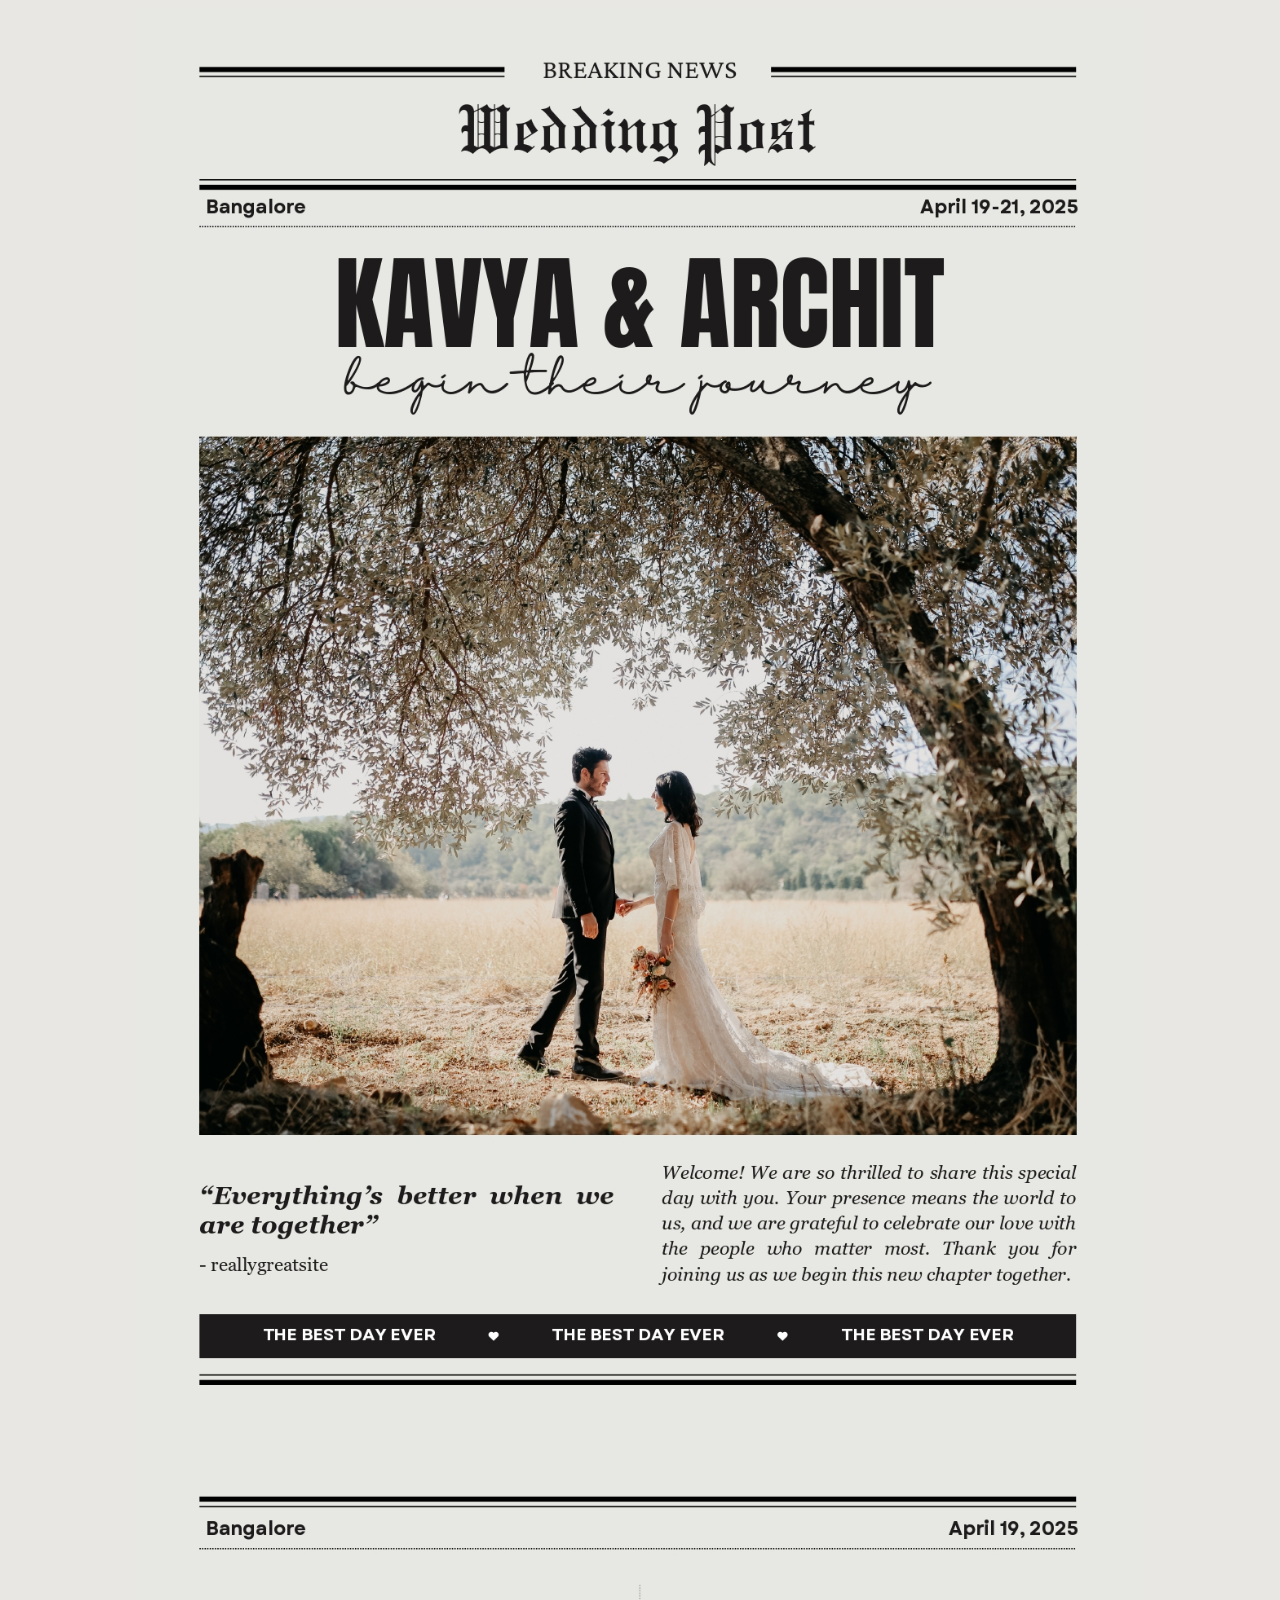
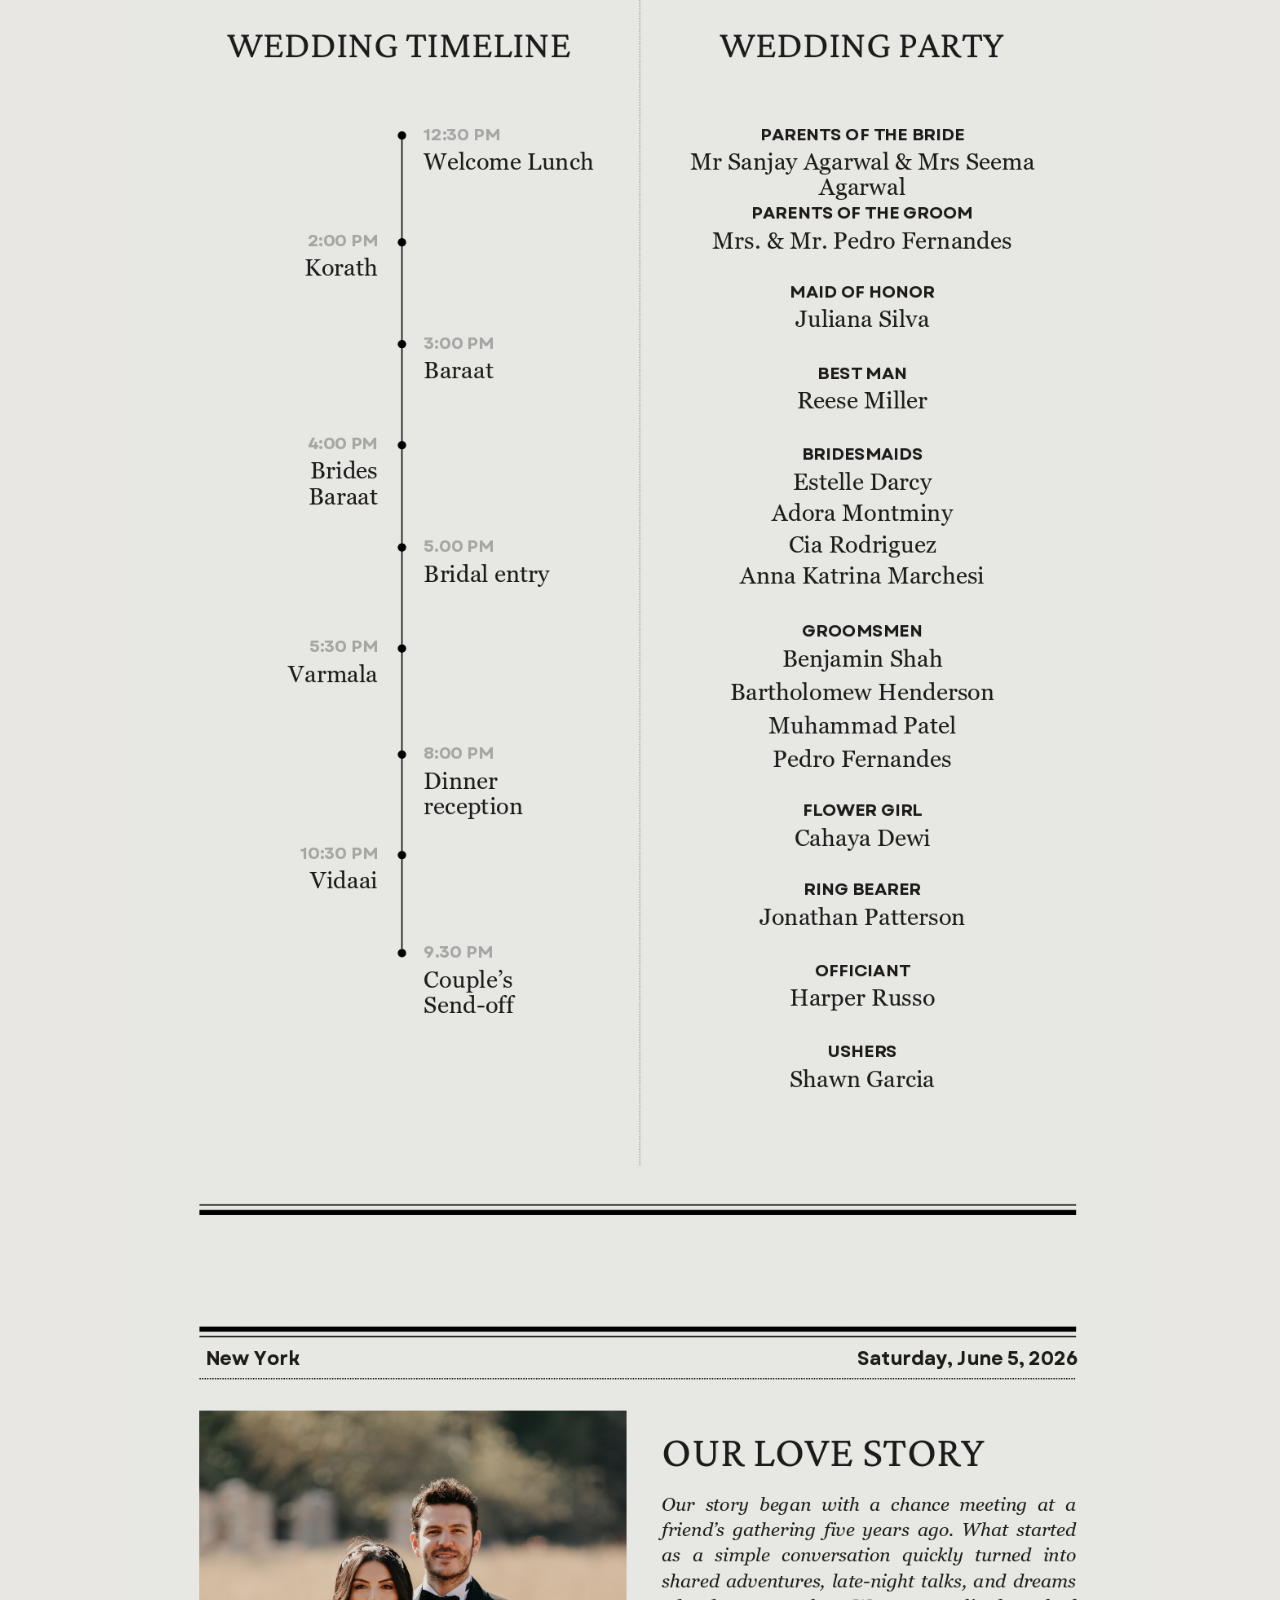
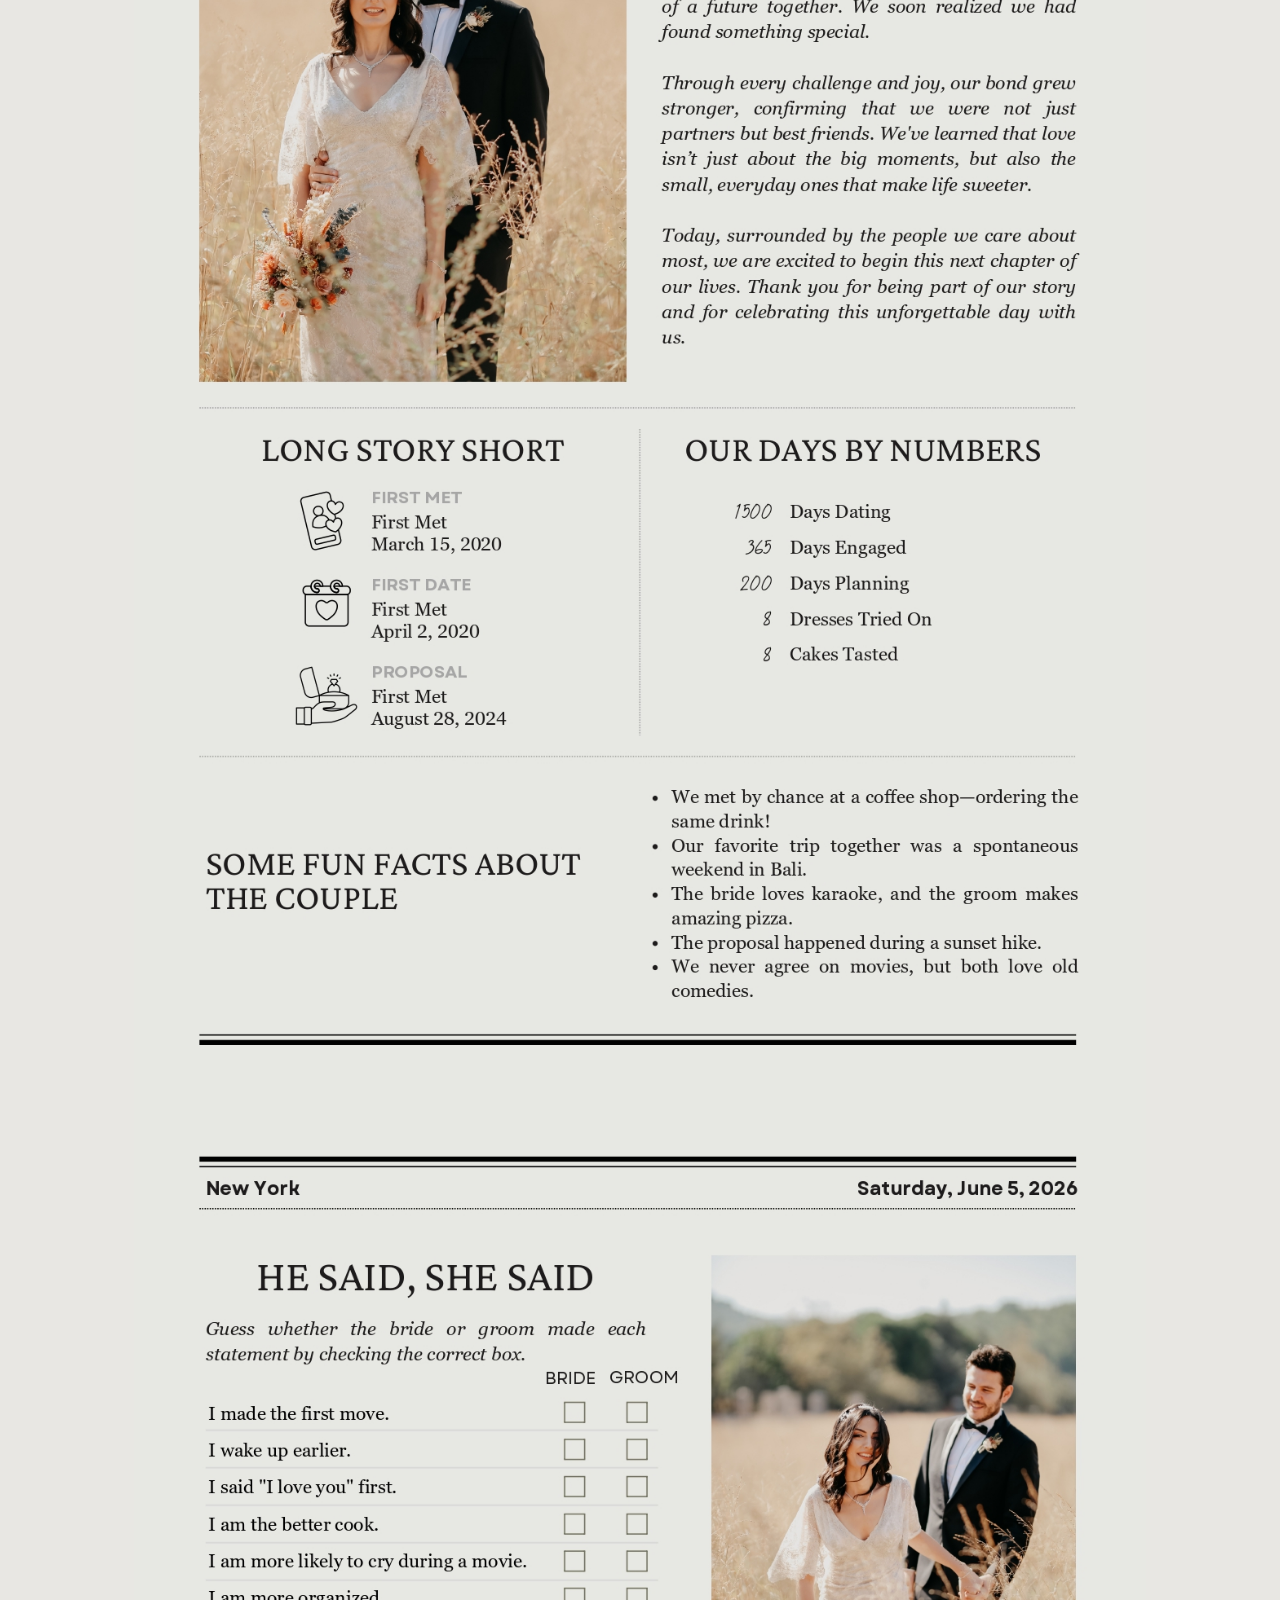
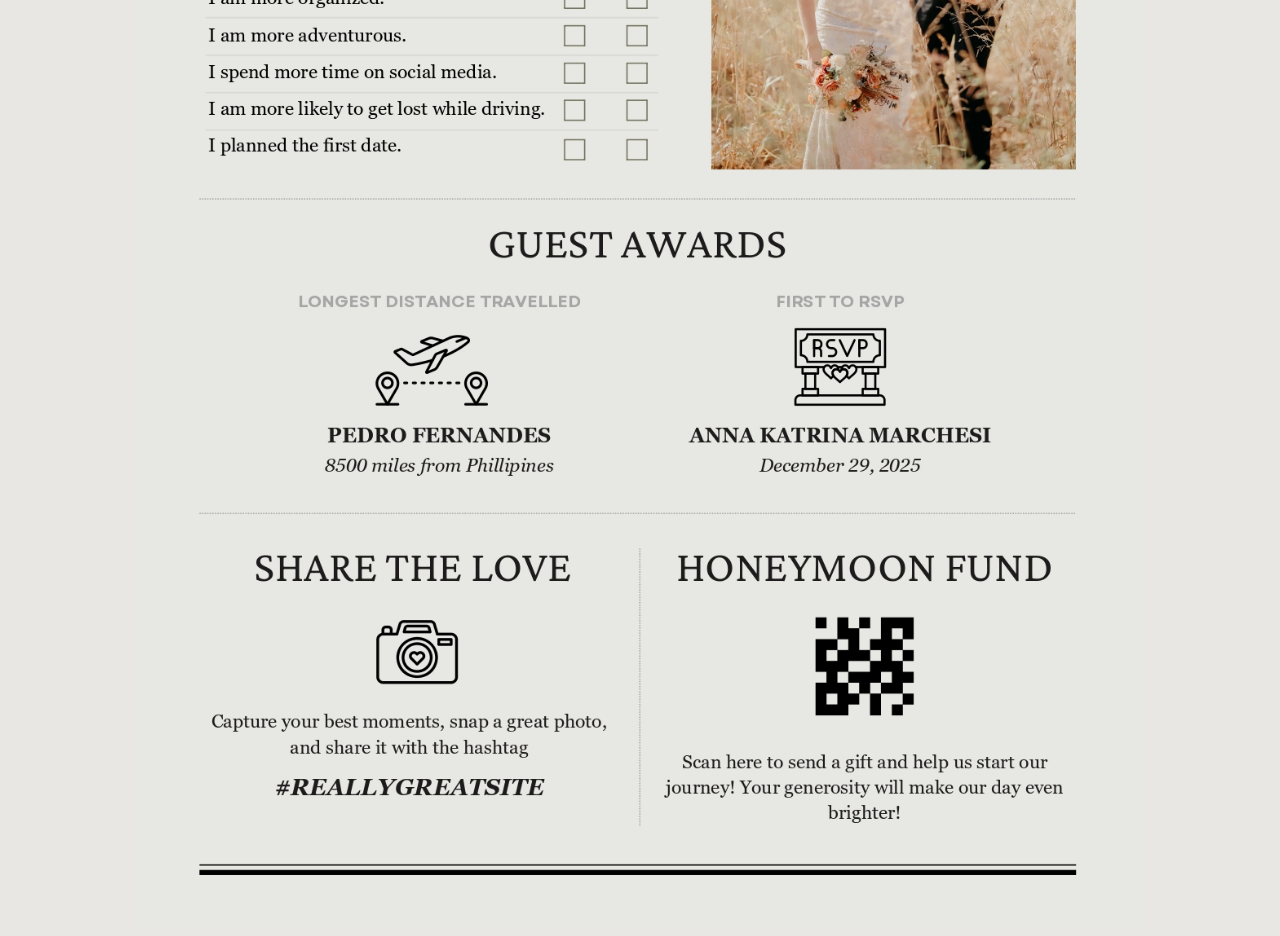
<file: newsletter1.html>
<body style="background-color: #e8e7e3; display: flex; flex-direction: column; justify-content: center;" >
    <img class="newsletter-img" src="newsletter1/newsletter1_page-0001.jpg"/>
    <img class="newsletter-img" src="newsletter1/newsletter1_page-0002.jpg"/>
    <img class="newsletter-img" src="newsletter1/newsletter1_page-0003.jpg"/>
    <img class="newsletter-img" src="newsletter1/newsletter1_page-0004.jpg"/>
</body>

<style>
    .newsletter-img {
        width: 80%;
        margin: auto;
    }
</style>
</file>
